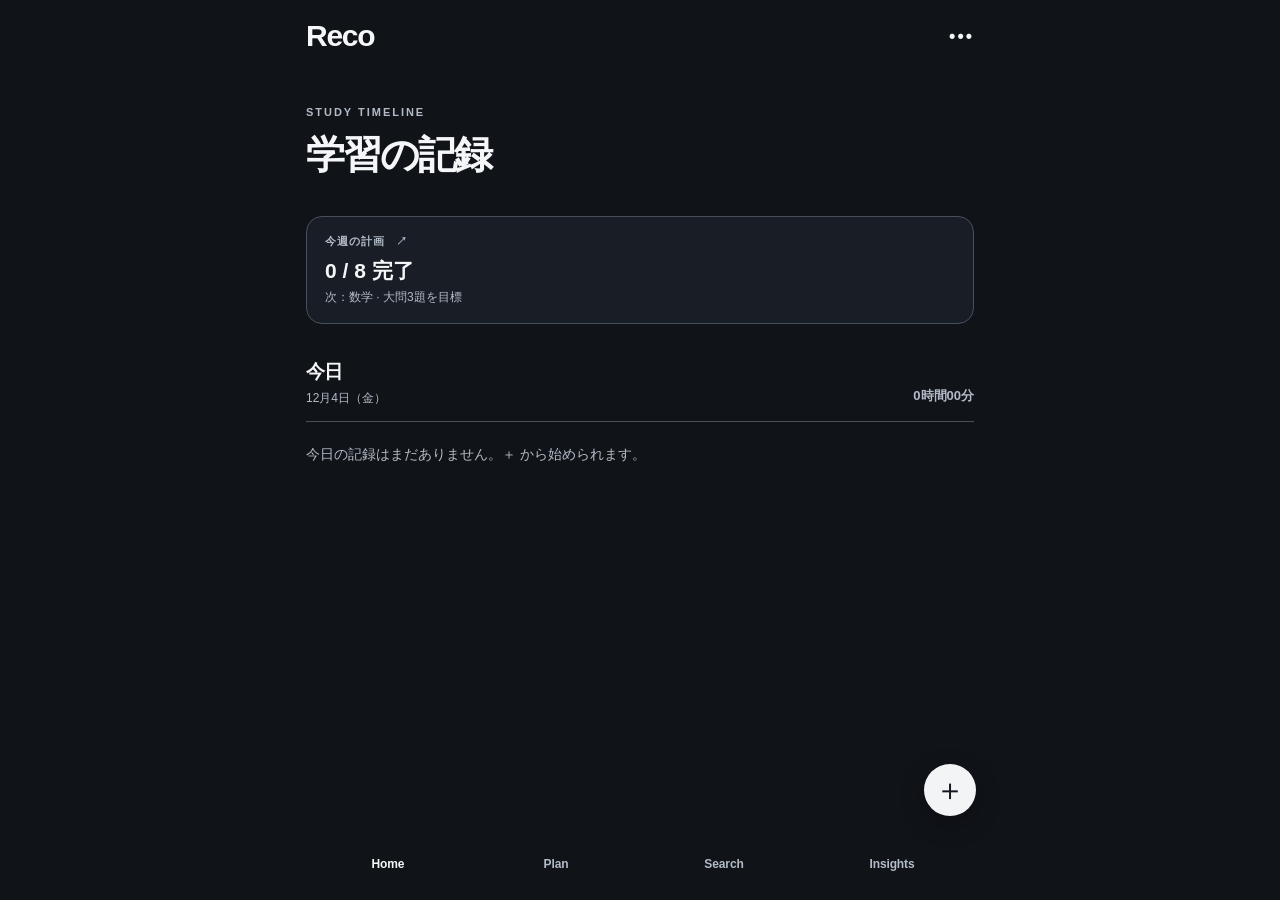
<file: reco/index.html>
<!doctype html>
<html lang="ja" data-theme="dark">
<head>
  <meta charset="utf-8" />
  <meta name="viewport" content="width=device-width,initial-scale=1,viewport-fit=cover" />
  <meta name="theme-color" content="#101318" />
  <meta name="color-scheme" content="dark light" />
  <title>Reco</title>
  <link rel="manifest" href="manifest.webmanifest?v=0.9.12" />
  <link rel="stylesheet" href="styles.css?v=0.9.11" />
  <link rel="stylesheet" href="fixes.css?v=0.6.1" />
  <link rel="stylesheet" href="insights.css?v=0.6.1" />
  <link rel="stylesheet" href="activity-log-fixes.css?v=0.7.2" />
  <link rel="stylesheet" href="radical-ui.css?v=0.9.7" />
  <link rel="stylesheet" href="optical-center.css?v=0.8.2" />
  <link rel="stylesheet" href="radical-nav.css?v=0.9.10" />
  <link rel="stylesheet" href="toast-fix.css?v=0.8.4" />
  <link rel="stylesheet" href="timeline.css?v=0.9.10" />
  <link rel="stylesheet" href="plan.css?v=0.9.10" />
</head>
<body>
  <div class="app-shell">
    <header class="topbar">
      <button class="brand" data-nav="home" aria-label="ホームへ">Reco</button>
      <div class="top-actions">
        <button id="syncBtn" class="icon-btn sync-btn" data-state="off" aria-label="端末間同期" title="端末間同期">☁︎</button>
        <span class="version-badge" aria-label="現在のバージョン">v0.9.12</span>
        <button id="exportBtn" class="icon-btn" aria-label="データを書き出す" title="Export JSON">⇩</button>
      </div>
    </header>

    <main>
      <section id="view-home" class="view active"></section>
      <section id="view-start" class="view"></section>
      <section id="view-detail" class="view"></section>
      <section id="view-search" class="view"></section>
      <section id="view-stats" class="view"></section>
      <section id="view-plan" class="view"></section>
    </main>

    <button id="fab" class="fab" aria-label="勉強を開始">＋</button>

    <nav class="bottom-nav" aria-label="メインナビゲーション">
      <button data-nav="home" class="nav-item active"><span>⌂</span><small>Home</small></button>
      <button data-nav="search" class="nav-item"><span>⌕</span><small>Search</small></button>
      <button data-nav="stats" class="nav-item"><span>▥</span><small>Insights</small></button>
      <button data-nav="plan" class="nav-item"><span>▤</span><small>Plan</small></button>
    </nav>
  </div>

  <div id="toast" class="toast" role="status" aria-live="polite"></div>
  <div id="modalRoot"></div>

  <script src="backup.js?v=0.8.1"></script>
  <script src="images.js?v=0.9.11"></script>
  <script src="app.js?v=0.9.12"></script>
  <script src="fixes.js?v=0.9.6"></script>
  <script src="statusbar-fix.js?v=0.9.4"></script>
  <script src="insights.js?v=0.6.1"></script>
  <script src="sync.js?v=0.9.11"></script>
  <script src="activity-log.js?v=0.7.2"></script>
  <script src="activity-log-sync.js?v=0.7.2"></script>
  <script src="study-day-overrides.js?v=0.7.3"></script>
  <script src="plan.js?v=0.9.10"></script>
  <script src="radical-ui.js?v=0.9.12"></script>
  <script src="radical-menu.js?v=0.9.10"></script>
  <script src="finish-modal-actions.js?v=0.8.6"></script>
  <script>
    // If a PWA update interrupts startup, reveal the existing records and a retry link.
    setTimeout(() => {
      const home = document.querySelector('#view-home.active');
      if (!home || home.querySelector('.radical-surface')) return;
      const style = document.createElement('style');
      style.textContent = '#view-home.active > :not(.radical-surface){display:block!important}';
      document.head.appendChild(style);
      if (document.querySelector('#reco-startup-notice')) return;
      const notice = document.createElement('div');
      notice.id = 'reco-startup-notice';
      notice.style.cssText = 'position:relative;z-index:100;padding:16px;margin:12px 0;color:#fff;background:#292c35;border-radius:12px;line-height:1.6';
      const message = document.createElement('span');
      message.textContent = '画面の読み込みが途中で止まりました。記録は消さずに再読み込みできます。 ';
      const retry = document.createElement('a');
      retry.textContent = '再読み込み';
      retry.href = location.pathname + '?reload=' + Date.now();
      retry.style.color = '#fff';
      notice.append(message, retry);
      home.prepend(notice);
    }, 3000);
  </script>
</body>
</html>
</file>
<file: reco/styles.css>
:root {
  --bg: #f6f7fb;
  --surface: #ffffff;
  --surface-2: #f0f2f7;
  --text: #141824;
  --muted: #707789;
  --line: #e5e8ef;
  --accent: #1b1f2a;
  --accent-soft: #eceef3;
  --danger: #c53838;
  --radius: 20px;
  --shadow: 0 10px 30px rgba(24, 31, 48, .06);
}
* { box-sizing: border-box; }
html, body { margin:0; min-height:100%; background:var(--bg); color:var(--text); font-family:-apple-system,BlinkMacSystemFont,"Hiragino Sans","Yu Gothic UI","Yu Gothic",sans-serif; }
body { min-height:100dvh; }
button, input, textarea, select { font:inherit; }
button { color:inherit; }
.app-shell { width:min(100%, 720px); margin:0 auto; min-height:100dvh; position:relative; padding:0 16px 104px; }
.topbar { height:70px; display:flex; align-items:center; justify-content:space-between; position:sticky; top:0; z-index:20; background:rgba(246,247,251,.9); backdrop-filter:blur(16px); }
.brand { border:0; background:transparent; font-weight:800; font-size:26px; letter-spacing:-.7px; padding:0; }
.icon-btn { width:40px; height:40px; border:1px solid var(--line); border-radius:14px; background:var(--surface); }
.view { display:none; animation:fade .18s ease; }
.view.active { display:block; }
@keyframes fade { from { opacity:.45; transform:translateY(3px);} to {opacity:1; transform:none;} }
.eyebrow { margin:8px 0 8px; color:var(--muted); font-size:12px; font-weight:800; letter-spacing:.12em; }
.page-title { margin:4px 0 18px; font-size:28px; letter-spacing:-.8px; }
.card { background:var(--surface); border:1px solid var(--line); border-radius:var(--radius); box-shadow:var(--shadow); padding:18px; }
.now-card { background:#171b25; color:white; border:0; padding:20px; }
.now-card .muted { color:#b5bbc8; }
.card + .card { margin-top:12px; }
.row { display:flex; align-items:center; gap:12px; }
.between { justify-content:space-between; }
.grow { flex:1; min-width:0; }
.title { font-size:18px; font-weight:800; margin:0; overflow:hidden; text-overflow:ellipsis; white-space:nowrap; }
.resource { color:var(--muted); margin-top:5px; font-size:14px; overflow:hidden; text-overflow:ellipsis; white-space:nowrap; }
.now-card .resource { color:#c9ced9; }
.time { font-variant-numeric:tabular-nums; font-weight:700; }
.duration { color:var(--muted); font-size:13px; margin-top:3px; }
.now-card .duration { color:#b5bbc8; }
.btn { border:0; border-radius:14px; padding:12px 16px; font-weight:800; cursor:pointer; }
.btn-primary { background:var(--accent); color:white; }
.now-card .btn-primary { background:white; color:#171b25; }
.btn-secondary { background:var(--surface-2); }
.btn-danger { background:#fff0f0; color:var(--danger); }
.btn-block { width:100%; }
.section-head { display:flex; align-items:end; justify-content:space-between; margin:24px 2px 10px; }
.section-head h2 { font-size:16px; margin:0; }
.section-head span { color:var(--muted); font-size:13px; }
.session-list { display:grid; gap:10px; }
.session-card { cursor:pointer; box-shadow:none; }
.session-card:active { transform:scale(.995); }
.subject-badge { display:inline-flex; align-items:center; padding:6px 9px; border-radius:999px; background:var(--surface-2); color:#444b5c; font-size:12px; font-weight:800; }
.reply-count { color:var(--muted); font-size:13px; white-space:nowrap; }
.empty { text-align:center; color:var(--muted); padding:40px 20px; }
.fab { position:fixed; right:max(22px, calc((100vw - 720px)/2 + 22px)); bottom:88px; width:58px; height:58px; border:0; border-radius:20px; background:#171b25; color:white; font-size:30px; box-shadow:0 12px 30px rgba(20,24,36,.24); z-index:30; }
.bottom-nav { position:fixed; left:50%; transform:translateX(-50%); bottom:0; width:min(100%,720px); height:76px; padding:8px max(24px, env(safe-area-inset-left)); background:rgba(255,255,255,.95); border-top:1px solid var(--line); backdrop-filter:blur(18px); display:grid; grid-template-columns:repeat(3,1fr); z-index:25; }
.nav-item { border:0; background:transparent; color:#9398a6; display:grid; place-items:center; align-content:center; gap:2px; }
.nav-item span { font-size:22px; line-height:1; }
.nav-item small { font-size:10px; font-weight:800; }
.nav-item.active { color:#161a24; }
.form-card { display:grid; gap:18px; }
.field label { display:block; font-size:12px; font-weight:800; color:var(--muted); margin-bottom:8px; }
.input { width:100%; border:1px solid var(--line); background:#fafbfc; border-radius:14px; padding:13px 14px; color:var(--text); outline:none; }
.input:focus { border-color:#aeb4c0; background:white; }
textarea.input { resize:vertical; min-height:90px; }
.subject-grid { display:grid; grid-template-columns:repeat(3,1fr); gap:8px; }
.subject-chip { border:1px solid var(--line); background:#fafbfc; border-radius:14px; padding:13px 8px; font-weight:800; }
.subject-chip.selected { background:#171b25; color:white; border-color:#171b25; }
.quick-row { display:flex; gap:8px; flex-wrap:wrap; margin-top:8px; }
.quick { border:1px solid var(--line); border-radius:999px; background:white; padding:8px 11px; font-size:12px; }
.back { border:0; background:transparent; padding:4px 0 12px; color:var(--muted); font-weight:800; }
.detail-head { margin-bottom:14px; }
.detail-meta { display:flex; gap:8px; flex-wrap:wrap; margin-top:10px; }
.note-box { white-space:pre-wrap; line-height:1.65; }
.reply-list { display:grid; gap:10px; margin-top:10px; }
.reply { padding:14px 15px; border:1px solid var(--line); background:white; border-radius:16px; }
.reply time { display:block; color:var(--muted); font-size:11px; margin-bottom:5px; }
.reply p { margin:0; white-space:pre-wrap; line-height:1.55; }
.reply-form { display:flex; gap:8px; margin-top:12px; }
.reply-form .input { flex:1; }
.reply-compose { flex:1; min-width:0; display:grid; gap:8px; }
.reco-image-picker { display:flex; align-items:center; gap:10px; flex-wrap:wrap; }
.reco-image-label { display:inline-flex; align-items:center; cursor:pointer; font-size:12px; padding:8px 11px; }
.reco-image-preview { position:relative; display:inline-flex; }
.reco-image-preview img { width:68px; height:68px; object-fit:cover; border-radius:10px; }
.reco-image-preview button { position:absolute; right:-7px; top:-7px; border:0; border-radius:50%; background:var(--text); color:var(--bg); width:23px; height:23px; font-size:17px; }
.reco-reply-image-link { display:block; margin-top:9px; width:fit-content; max-width:100%; }
.reco-reply-image-link img { display:block; max-width:100%; max-height:320px; border-radius:12px; object-fit:contain; background:var(--surface-2); }
.searchbar { position:sticky; top:70px; z-index:10; background:var(--bg); padding-bottom:10px; }
.filters { display:flex; gap:7px; overflow:auto; padding:2px 0 8px; scrollbar-width:none; }
.filters::-webkit-scrollbar { display:none; }
.filter-chip { white-space:nowrap; border:1px solid var(--line); background:white; border-radius:999px; padding:8px 11px; font-size:12px; font-weight:700; }
.filter-chip.active { background:#171b25; color:white; border-color:#171b25; }
.stat-hero { display:grid; grid-template-columns:1fr 1fr; gap:10px; }
.stat-box { padding:18px; background:white; border:1px solid var(--line); border-radius:18px; }
.stat-box b { display:block; font-size:25px; letter-spacing:-.7px; }
.stat-box span { color:var(--muted); font-size:12px; }
.bar-row { display:grid; grid-template-columns:72px 1fr auto; align-items:center; gap:10px; margin:13px 0; font-size:13px; }
.bar-track { height:9px; background:var(--surface-2); border-radius:999px; overflow:hidden; }
.bar { height:100%; background:#252a36; border-radius:999px; min-width:3px; }
.modal-backdrop { position:fixed; inset:0; background:rgba(15,18,26,.36); z-index:100; display:grid; align-items:end; }
.modal { width:min(100%,720px); margin:0 auto; background:white; border-radius:24px 24px 0 0; padding:22px 18px max(22px, env(safe-area-inset-bottom)); box-shadow:0 -20px 50px rgba(20,24,36,.14); }
.modal h3 { margin:0 0 8px; }
.modal p { color:var(--muted); line-height:1.55; }
.modal-actions { display:grid; gap:9px; margin-top:18px; }
.toast { position:fixed; left:50%; bottom:92px; transform:translate(-50%,16px); background:#171b25; color:white; padding:10px 14px; border-radius:999px; font-size:13px; opacity:0; pointer-events:none; transition:.2s; z-index:200; }
.toast.show { opacity:1; transform:translate(-50%,0); }
.danger-zone { margin-top:28px; padding-top:18px; border-top:1px solid var(--line); }
@media (min-width:650px) {
  .app-shell { padding-left:24px; padding-right:24px; }
  .subject-grid { grid-template-columns:repeat(4,1fr); }
}
</file>
<file: reco/fixes.css>
/* iPad/iOS layout fixes */
html, body {
  width: 100%;
  max-width: 100%;
  overflow-x: hidden;
}

.app-shell,
main,
.view,
.card,
.form-card,
.field {
  min-width: 0;
  max-width: 100%;
}

.field {
  overflow: hidden;
}

.input,
input.input,
textarea.input,
select.input {
  min-width: 0;
  max-width: 100%;
}

input[type="datetime-local"].input {
  display: block;
  width: 100%;
  min-width: 0 !important;
  max-width: 100% !important;
  -webkit-appearance: none;
  appearance: none;
  font-size: 16px;
}

/* Always-visible build/version indicator. */
.top-actions {
  display: flex;
  align-items: center;
  gap: 9px;
}

.version-badge {
  display: inline-flex;
  align-items: center;
  justify-content: center;
  height: 30px;
  padding: 0 10px;
  border: 1px solid var(--line);
  border-radius: 999px;
  background: rgba(255, 255, 255, .84);
  color: var(--muted);
  font-size: 11px;
  font-weight: 800;
  font-variant-numeric: tabular-nums;
  letter-spacing: .02em;
  backdrop-filter: blur(14px);
  -webkit-backdrop-filter: blur(14px);
}

/* Sync indicator. */
.sync-btn {
  position: relative;
  font-size: 17px;
}

.sync-btn::after {
  content: '';
  position: absolute;
  right: 5px;
  bottom: 5px;
  width: 7px;
  height: 7px;
  border-radius: 50%;
  border: 1.5px solid #fff;
  background: #a7adba;
}

.sync-btn[data-state="syncing"]::after { background: #e5a52f; }
.sync-btn[data-state="synced"]::after { background: #39a66a; }
.sync-btn[data-state="error"]::after { background: #cf4d4d; }

.sync-key-box {
  width: 100%;
  padding: 13px 14px;
  border: 1px solid var(--line);
  border-radius: 14px;
  background: #f7f8fb;
  color: var(--text);
  font-family: ui-monospace, SFMono-Regular, Menlo, Monaco, Consolas, monospace;
  font-size: 12px;
  line-height: 1.55;
  overflow-wrap: anywhere;
  user-select: all;
}

.sync-warning,
.sync-error-text {
  font-size: 12px;
  line-height: 1.55;
  color: var(--muted);
}

.sync-error-text { color: var(--danger); }

.sync-divider {
  display: flex;
  align-items: center;
  gap: 10px;
  margin: 18px 0;
  color: var(--muted);
  font-size: 11px;
  font-weight: 800;
}

.sync-divider::before,
.sync-divider::after {
  content: '';
  flex: 1;
  height: 1px;
  background: var(--line);
}

.sync-status-row {
  display: flex;
  align-items: center;
  gap: 8px;
  color: var(--text);
}

.sync-status-dot {
  width: 9px;
  height: 9px;
  border-radius: 50%;
  background: #39a66a;
}

/*
  iOS Safari changes the visible viewport height when browser chrome expands/collapses.
  svh is the SMALL viewport height and stays constant through that animation.
  Anchor the floating controls from the top using svh so they do not chase Safari's toolbar.
*/
.bottom-nav {
  top: calc(100svh - 86px);
  bottom: auto;
  width: min(calc(100% - 32px), 688px);
  height: 68px;
  padding: 8px 10px;
  border: 1px solid rgba(213, 217, 226, .9);
  border-radius: 22px;
  background: rgba(255, 255, 255, .90);
  box-shadow:
    0 18px 44px rgba(20, 24, 36, .16),
    0 3px 10px rgba(20, 24, 36, .07);
  backdrop-filter: blur(22px) saturate(150%);
  -webkit-backdrop-filter: blur(22px) saturate(150%);
  overflow: hidden;
  transform: translateX(-50%);
  will-change: auto;
}

.nav-item {
  border-radius: 15px;
  transition: background .16s ease, color .16s ease, transform .12s ease;
}

.nav-item.active {
  background: rgba(240, 242, 247, .96);
  color: #161a24;
}

.nav-item:active {
  transform: scale(.97);
}

/* Reserve space under content and pin the + button to the same stable coordinate system. */
.app-shell {
  padding-bottom: 140px;
}

.fab {
  top: calc(100svh - 174px);
  bottom: auto;
  transform: none;
  will-change: auto;
}

/* Toast stays above the fixed navigation. */
.toast {
  top: calc(100svh - 142px);
  bottom: auto;
}

/* Keep the start form comfortably inside the viewport on iPad/Safari. */
@media (max-width: 760px) {
  .app-shell {
    width: 100%;
    padding-left: 16px;
    padding-right: 16px;
    padding-bottom: 140px;
  }

  .form-card {
    width: 100%;
    overflow: hidden;
  }

  .top-actions {
    gap: 6px;
  }

  .version-badge {
    height: 28px;
    padding: 0 8px;
    font-size: 10px;
  }
}
</file>
<file: reco/insights.css>
/* Insights v0.6.1 */
.insights-v061 {
  padding-bottom: 10px;
}

.insight-title-row {
  display: flex;
  align-items: center;
  justify-content: space-between;
  gap: 14px;
  margin-bottom: 14px;
}

.insight-title-row .page-title {
  margin-bottom: 0;
}

.insight-range {
  display: inline-grid;
  grid-template-columns: repeat(3, 1fr);
  gap: 3px;
  padding: 3px;
  border: 1px solid var(--line);
  border-radius: 12px;
  background: rgba(255,255,255,.86);
}

.insight-range-button {
  min-width: 48px;
  border: 0;
  border-radius: 9px;
  background: transparent;
  color: var(--muted);
  padding: 7px 9px;
  font-size: 11px;
  font-weight: 850;
  letter-spacing: .02em;
  cursor: pointer;
}

.insight-range-button.active {
  background: #171b25;
  color: #fff;
}

.insight-overview {
  display: grid;
  grid-template-columns: minmax(0, 1.5fr) repeat(2, minmax(0, .75fr));
  gap: 10px;
}

.insight-total-card,
.insight-mini-card {
  border: 1px solid var(--line);
  background: var(--surface);
  border-radius: 18px;
}

.insight-total-card {
  padding: 18px;
}

.insight-kicker,
.insight-mini-card span {
  display: block;
  color: var(--muted);
  font-size: 11px;
  font-weight: 750;
}

.insight-total-card strong {
  display: block;
  margin-top: 3px;
  font-size: clamp(27px, 5vw, 36px);
  line-height: 1.05;
  letter-spacing: -1.15px;
  font-variant-numeric: tabular-nums;
}

.insight-delta {
  display: inline-flex;
  margin-top: 8px;
  font-size: 11px;
  font-weight: 800;
}

.insight-delta.up,
.subject-delta.up { color: #2c7a54; }

.insight-delta.down,
.subject-delta.down { color: #a64a4a; }

.insight-delta.neutral,
.subject-delta.neutral { color: var(--muted); }

.insight-mini-card {
  display: flex;
  min-height: 94px;
  flex-direction: column;
  justify-content: center;
  padding: 15px;
}

.insight-mini-card b {
  margin-top: 5px;
  font-size: 20px;
  letter-spacing: -.55px;
  font-variant-numeric: tabular-nums;
}

.insight-section-head {
  margin-top: 26px;
}

.insight-panel {
  box-shadow: none;
  overflow: hidden;
}

.insight-trend-panel {
  padding: 14px 12px 12px;
}

.insight-chart-scroll {
  width: 100%;
  overflow-x: auto;
  overscroll-behavior-x: contain;
  scrollbar-width: none;
}

.insight-chart-scroll::-webkit-scrollbar {
  display: none;
}

.insight-chart {
  display: block;
  max-width: none;
  overflow: visible;
}

.insight-chart-bar {
  fill: #dfe3eb;
}

.insight-chart-average {
  fill: none;
  stroke: #1b1f2a;
  stroke-width: 2.2;
  stroke-linecap: round;
  stroke-linejoin: round;
}

.insight-chart-dot {
  fill: #1b1f2a;
}

.insight-chart-baseline {
  stroke: #e9ebf0;
  stroke-width: 1;
}

.insight-chart-label {
  fill: #858c9d;
  font-size: 10px;
  font-weight: 700;
}

.insight-legend {
  display: flex;
  justify-content: flex-end;
  gap: 14px;
  padding: 1px 4px 0;
  color: var(--muted);
  font-size: 10px;
  font-weight: 700;
}

.insight-legend span {
  display: inline-flex;
  align-items: center;
  gap: 6px;
}

.legend-bar {
  width: 10px;
  height: 8px;
  border-radius: 3px;
  background: #dfe3eb;
}

.legend-line {
  width: 12px;
  height: 2px;
  border-radius: 999px;
  background: #1b1f2a;
}

.insight-subject-panel {
  padding: 18px;
}

.insight-pie-layout {
  display: grid;
  grid-template-columns: minmax(180px, .78fr) minmax(0, 1.22fr);
  align-items: center;
  gap: 24px;
}

.insight-pie-visual {
  display: grid;
  justify-items: center;
  gap: 10px;
}

.insight-pie {
  display: block;
  width: min(100%, 220px);
  height: auto;
  overflow: visible;
  filter: drop-shadow(0 8px 18px rgba(31, 38, 51, .08));
}

.insight-pie-slice {
  stroke: var(--surface);
  stroke-width: 2.5;
  transition: opacity .16s ease, transform .16s ease;
  transform-origin: 100px 100px;
}

.insight-pie-slice:hover {
  opacity: .88;
  transform: scale(1.015);
}

.insight-pie-caption {
  display: flex;
  align-items: baseline;
  gap: 7px;
  color: var(--muted);
  font-size: 11px;
}

.insight-pie-caption b {
  color: var(--text);
  font-size: 13px;
  font-variant-numeric: tabular-nums;
}

.insight-pie-legend {
  min-width: 0;
}

.insight-pie-legend-row {
  display: grid;
  grid-template-columns: 10px minmax(0, 1fr) auto;
  align-items: center;
  gap: 10px;
  padding: 9px 0;
}

.insight-pie-legend-row + .insight-pie-legend-row {
  border-top: 1px solid var(--line);
}

.insight-subject-dot {
  width: 9px;
  height: 9px;
  border-radius: 50%;
}

.insight-pie-legend-main {
  display: flex;
  align-items: baseline;
  min-width: 0;
  gap: 8px;
}

.insight-pie-legend-main b {
  font-size: 13px;
}

.insight-pie-legend-main span {
  color: var(--muted);
  font-size: 11px;
  font-variant-numeric: tabular-nums;
}

.insight-pie-legend-value {
  display: flex;
  align-items: baseline;
  justify-content: flex-end;
  gap: 8px;
  font-variant-numeric: tabular-nums;
  white-space: nowrap;
}

.insight-pie-legend-value > b {
  min-width: 34px;
  font-size: 12px;
  text-align: right;
}

.subject-delta {
  min-width: 46px;
  text-align: right;
  font-size: 11px;
  font-weight: 800;
}

.insight-resource-track {
  overflow: hidden;
  background: var(--surface-2);
  border-radius: 999px;
}

.insight-resource-bar {
  height: 100%;
  border-radius: inherit;
  background: #252a36;
}

.insight-resource-row {
  display: grid;
  grid-template-columns: 26px minmax(0, 1fr) auto;
  align-items: center;
  gap: 10px;
  padding: 12px 0;
}

.insight-resource-row + .insight-resource-row {
  border-top: 1px solid var(--line);
}

.insight-resource-row > b {
  font-size: 12px;
  font-variant-numeric: tabular-nums;
}

.insight-rank {
  display: grid;
  place-items: center;
  width: 25px;
  height: 25px;
  border-radius: 9px;
  background: var(--surface-2);
  color: var(--muted);
  font-size: 10px;
  font-weight: 850;
}

.insight-resource-main {
  min-width: 0;
}

.insight-resource-title {
  overflow: hidden;
  text-overflow: ellipsis;
  white-space: nowrap;
  font-size: 13px;
  font-weight: 800;
}

.insight-resource-meta {
  margin-top: 2px;
  color: var(--muted);
  font-size: 10px;
  font-weight: 700;
}

.insight-resource-track {
  height: 5px;
  margin-top: 7px;
}

.insight-empty {
  padding: 30px 14px;
}

@media (max-width: 620px) {
  .insight-title-row {
    align-items: flex-start;
    flex-direction: column;
  }

  .insight-range {
    width: 100%;
  }

  .insight-range-button {
    min-width: 0;
  }

  .insight-overview {
    grid-template-columns: repeat(2, 1fr);
  }

  .insight-total-card {
    grid-column: 1 / -1;
  }

  .insight-mini-card {
    min-height: 82px;
  }

  .insight-pie-layout {
    grid-template-columns: 1fr;
    gap: 12px;
  }

  .insight-pie {
    width: min(66vw, 210px);
  }

  .insight-pie-legend-main {
    align-items: flex-start;
    flex-direction: column;
    gap: 1px;
  }

  .insight-pie-legend-value {
    gap: 6px;
  }
}
</file>
<file: reco/activity-log-fixes.css>
/* Reco activity-only log fixes: v0.7.2 */

/* Long activity forms must remain usable on iPhone/iPad. */
.activity-modal-backdrop {
  overflow: hidden;
}

.activity-modal-backdrop .modal {
  max-height: calc(100dvh - max(12px, env(safe-area-inset-top)));
  overflow-y: auto;
  overscroll-behavior: contain;
  -webkit-overflow-scrolling: touch;
  scrollbar-width: none;
}

.activity-modal-backdrop .modal::-webkit-scrollbar {
  display: none;
}

/* Keep the submit/cancel controls reachable while scrolling the long form. */
.activity-log-form .modal-actions {
  position: sticky;
  bottom: calc(-1 * max(22px, env(safe-area-inset-bottom)));
  z-index: 4;
  margin-left: -18px;
  margin-right: -18px;
  padding: 12px 18px max(22px, env(safe-area-inset-bottom));
  background: var(--surface);
  border-top: 1px solid var(--line);
}

/*
  Home actions use the same svh-based vertical anchor as the existing iOS-safe FAB.
  This prevents Safari's changing browser chrome from shifting one button relative to the other.
*/
.log-fab {
  right: max(90px, calc((100vw - 720px)/2 + 90px)) !important;
  top: calc(100svh - 174px) !important;
  bottom: auto !important;
  height: 58px !important;
  min-width: 88px !important;
  padding: 0 18px !important;
  border-radius: 20px !important;
  transform: none !important;
  will-change: auto;
}

#fab {
  right: max(22px, calc((100vw - 720px)/2 + 22px)) !important;
  top: calc(100svh - 174px) !important;
  bottom: auto !important;
  transform: none !important;
  will-change: auto;
}

/* Avoid the iOS keyboard covering the last field/button when the form is open. */
@supports (height: 100dvh) {
  .activity-modal-backdrop .modal {
    max-height: calc(100dvh - max(12px, env(safe-area-inset-top)));
  }
}

body.reco-dark .activity-log-form .modal-actions {
  background: var(--surface);
  border-top-color: var(--line);
}
</file>
<file: reco/radical-ui.css>
:root{
  --bg:#000;
  --surface:#090909;
  --surface-2:#111;
  --text:#f7f7f8;
  --muted:#777982;
  --line:#202126;
  --accent:#f7f7f8;
  --accent-soft:#17181b;
  --danger:#ff5f57;
  --radius:18px;
  --shadow:none;
}
html,body{background:#000!important;color:var(--text)!important;color-scheme:dark;overscroll-behavior-y:none}
body{min-height:100dvh}
.app-shell{width:min(100%,720px);padding:0 26px 28px;min-height:100dvh;background:#000}
main{min-height:calc(100dvh - 72px)}
.topbar{height:72px;position:relative;top:auto;background:transparent!important;backdrop-filter:none!important;padding:0;z-index:50}
.brand{color:#f7f7f8;font-size:30px;font-weight:750;letter-spacing:-1.25px}
.top-actions{display:none!important}
.radical-menu-button{margin-left:auto;border:0;background:transparent;color:#d7d7da;font-weight:700;font-size:18px;letter-spacing:2px;padding:14px 0 14px 18px;line-height:1}
.bottom-nav,#fab,#logFab{display:none!important}
#view-start{display:none!important}
#view-home.active{display:block;position:relative;min-height:calc(100dvh - 84px)}
#view-home>.radical-surface{display:block!important}
#view-home>:not(.radical-surface){display:none!important}
.radical-surface{position:relative;min-height:calc(100dvh - 96px);width:100%;overflow:hidden}
.radical-date{position:absolute;left:0;top:8px;display:flex;align-items:flex-start;gap:10px;border:0;background:none;color:inherit;padding:0;text-align:left;z-index:2}
.radical-day{font-size:58px;line-height:.9;font-weight:300;letter-spacing:-3.5px;font-variant-numeric:tabular-nums}
.radical-month{font-size:11px;line-height:1.4;color:#707178;letter-spacing:.16em;font-weight:650;padding-top:4px}
.radical-total{position:absolute;left:0;top:64px;font-size:13px;color:#7d7e85;letter-spacing:.05em;opacity:0;transform:translateY(-3px);transition:.18s ease;font-variant-numeric:tabular-nums;white-space:nowrap}
.radical-total.show{opacity:1;transform:none}
.radical-field{position:absolute;inset:86px 0 64px}
.radical-event{--event-y:20%;position:absolute;top:var(--event-y);left:0;width:100%;display:grid;grid-template-columns:54px 1fr;gap:14px;align-items:start;border:0;background:transparent;color:inherit;padding:0;text-align:left;transform:translateY(-50%)}
.radical-event-time{font-size:12px;color:#52545c;font-variant-numeric:tabular-nums;padding-top:3px}
.radical-event-main{display:flex;flex-direction:column;min-width:0}
.radical-event-main strong{font-size:20px;font-weight:500;letter-spacing:-.45px;white-space:nowrap;overflow:hidden;text-overflow:ellipsis}
.radical-event-main small{font-size:12px;color:#686a72;margin-top:4px;white-space:nowrap;overflow:hidden;text-overflow:ellipsis}
.radical-event:active .radical-event-main{opacity:.55}
.radical-empty{position:absolute;left:0;top:46%;font-size:18px;font-weight:450;color:#36373d;letter-spacing:-.2px}
.radical-new{position:absolute;right:-8px;bottom:12px;width:52px;height:52px;border:0;background:transparent;color:#f7f7f8;font-size:34px;font-weight:200;line-height:1;padding:0}
.radical-new:active{opacity:.45}
.radical-surface.is-active-session{display:grid!important;place-items:center}
.radical-live-dot{position:absolute;right:2px;top:14px;width:8px;height:8px;border-radius:50%;background:#34d27b;box-shadow:0 0 0 5px rgba(52,210,123,.06)}
.radical-active-center{display:flex;flex-direction:column;align-items:center;border:0;background:transparent;color:inherit;padding:40px 20px;max-width:100%;transform:translateY(-4vh)}
.radical-active-subject{font-size:36px;font-weight:450;letter-spacing:-1.15px}
.radical-active-resource{margin-top:9px;font-size:15px;color:#7e8087;max-width:85vw;overflow:hidden;text-overflow:ellipsis;white-space:nowrap}
.radical-active-time{margin-top:28px;font-size:18px;font-weight:350;color:#74767d;letter-spacing:.08em;font-variant-numeric:tabular-nums;opacity:0;transform:translateY(-3px);transition:.2s ease}
.radical-active-time.show{opacity:1;transform:none}
.radical-finish-hint{position:absolute;bottom:18px;left:50%;transform:translateX(-50%);border:0;background:transparent;color:#44464d;font-size:11px;letter-spacing:.18em;text-transform:uppercase;padding:14px 22px}
.radical-overlay{position:fixed;inset:0;z-index:500;background:rgba(0,0,0,.84);backdrop-filter:blur(22px);opacity:0;transition:opacity .16s ease;display:flex;align-items:stretch;justify-content:center}
.radical-overlay.open{opacity:1}
.radical-picker,.radical-menu{position:relative;width:min(100%,720px);min-height:100dvh;padding:82px 30px max(32px,env(safe-area-inset-bottom));background:#000}
.radical-close{position:absolute;right:26px;top:25px;width:42px;height:42px;border:0;background:transparent;color:#797b82;font-size:27px;font-weight:200}
.radical-picker-list,.radical-menu-list{display:flex;flex-direction:column;align-items:flex-start;justify-content:center;min-height:calc(100dvh - 150px);gap:8px}
.radical-picker-list button,.radical-menu-list button{border:0;background:transparent;color:#f3f3f4;padding:10px 0;font-size:clamp(30px,9vw,52px);font-weight:420;letter-spacing:-1.5px;text-align:left;transition:.13s ease}
.radical-menu-list button{font-size:clamp(26px,7vw,42px);color:#d8d8db}
.radical-picker-list button:active,.radical-menu-list button:active{opacity:.35;transform:translateX(4px)}
#view-search,#view-stats,#view-detail{padding:12px 0 40px}
.page-title{font-size:34px;font-weight:520;letter-spacing:-1.2px;margin:4px 0 22px}
.back{color:#5e6068;padding:4px 0 16px;font-weight:600}
.card,.stat-box,.reply{background:transparent!important;border:0!important;box-shadow:none!important;border-radius:0!important;padding:14px 0!important}
.card+.card{margin-top:0;border-top:1px solid #17181b!important}
.session-card{border-bottom:1px solid #17181b!important}
.now-card{background:transparent!important;color:inherit!important}
.resource,.duration,.section-head span,.reply-count,.field label{color:#6e7078!important}
.subject-badge{background:#151619!important;color:#a8a9ae!important}
.section-head{margin:28px 0 10px}.section-head h2{font-size:13px;text-transform:uppercase;letter-spacing:.13em;color:#7a7c83}
.input{background:#0c0d0f!important;border:1px solid #24252a!important;color:#f4f4f5!important}
.input:focus{background:#101114!important;border-color:#4b4d55!important}
.btn{border-radius:13px}.btn-primary{background:#f3f3f4!important;color:#090909!important}.btn-secondary{background:#151619!important;color:#d9d9db!important}
.subject-chip{background:#0d0e10!important;border-color:#26272d!important}.subject-chip.selected{background:#f1f1f2!important;color:#090909!important;border-color:#f1f1f2!important}
.filter-chip{background:#0d0e10!important;border-color:#222329!important;color:#85878e}.filter-chip.active{background:#f1f1f2!important;color:#090909!important}
.searchbar{top:72px;background:#000!important}
.bar-track{background:#17181b!important}.bar{background:#dedee0!important}
.modal-backdrop{background:rgba(0,0,0,.72)!important;backdrop-filter:blur(12px)}
.modal{background:#0a0b0d!important;color:#f4f4f5!important;border-radius:24px 24px 0 0!important;border-top:1px solid #23242a}
.toast{bottom:28px;background:#f1f1f2!important;color:#090909!important}
.danger-zone{border-color:#1d1e22}
@media (max-width:420px){
  .app-shell{padding-left:24px;padding-right:24px}
  .radical-day{font-size:54px}
  .radical-event-main strong{font-size:19px}
}


/* The subject picker routes to the regular start form. Keep that view visible
   in the radical layout so a session can actually be started. */
#view-start.active{
  display:block!important;
  padding:12px 0 40px;
  min-height:calc(100dvh - 84px);
}
#view-start .form-card{
  display:grid;
  gap:18px;
}
#view-start .subject-chip{
  min-height:48px;
}
#view-start .quick{
  color:var(--text);
  background:#0d0e10;
  border-color:#26272d;
}
#view-start .back{
  border:0;
  background:transparent;
}

/* Keep the bottom navigation clear of the start form and its submit button. */
body:has(#view-start.active) #radicalBottomNav{display:none!important}


/* Active-session progress entry: clear contrast and forgiving touch targets. */
.radical-update-panel{position:absolute;left:0;right:0;bottom:126px;display:grid;gap:10px;padding:0 2px;z-index:3}
.radical-update-label{color:var(--text);font-size:14px;font-weight:700;letter-spacing:.01em}
.radical-update-input{min-height:74px;max-height:24svh;resize:vertical;font-size:16px!important;line-height:1.45;border-radius:14px!important;padding:12px 14px!important;color:var(--text)!important;background:var(--field-bg)!important;border:1px solid var(--line)!important}
.radical-update-input::placeholder{color:var(--muted)!important;opacity:1}
.radical-update-submit{min-height:48px;border-radius:14px!important;font-size:15px;font-weight:750;background:var(--accent)!important;color:var(--accent-text)!important}
.radical-update-status{min-height:18px;color:var(--muted);font-size:12px;line-height:1.4}
.radical-active-center{z-index:1}
.radical-finish-hint{z-index:2}
.radical-overlay{background:var(--overlay)!important}
.radical-picker,.radical-menu{background:var(--bg)!important;color:var(--text)}
.radical-menu-list button,.radical-picker-list button{color:var(--text)!important}
.radical-close{color:var(--muted)}
.radical-menu-button{color:var(--text)!important}
@media(max-height:700px){.radical-update-panel{bottom:112px;gap:7px}.radical-update-input{min-height:58px}.radical-active-center{transform:translateY(-10vh)}}

/* User-selectable palettes with distinct, readable surface and text roles. */
:root[data-theme="dark"]{
  color-scheme:dark;
  --bg:#101318;
  --surface:#191e26;
  --surface-2:#252c36;
  --field-bg:#171b22;
  --text:#f4f6f8;
  --muted:#b2bbc7;
  --line:#46505d;
  --accent:#f2f4f6;
  --accent-text:#14181e;
  --accent-soft:#252c36;
  --danger:#ff837d;
  --overlay:rgba(7,10,14,.88);
  --shadow:none;
}
:root[data-theme="light"]{
  color-scheme:light;
  --bg:#ffffff;
  --surface:#ffffff;
  --surface-2:#f2f2f2;
  --field-bg:#ffffff;
  --text:#000000;
  --muted:#303030;
  --line:#b8b8b8;
  --accent:#000000;
  --accent-text:#ffffff;
  --accent-soft:#f2f2f2;
  --danger:#a62929;
  --overlay:rgba(0,0,0,.24);
  --shadow:none;
}
html[data-theme],html[data-theme] body{background:var(--bg)!important;color:var(--text)!important}
html[data-theme="dark"] body{color-scheme:dark}
html[data-theme="light"] body{color-scheme:light}
html[data-theme] .app-shell{background:var(--bg)}
html[data-theme] .brand,html[data-theme] .radical-active-center{color:var(--text)!important}
html[data-theme] .radical-month,html[data-theme] .radical-total,html[data-theme] .radical-event-time,html[data-theme] .radical-event-main small,html[data-theme] .radical-active-resource,html[data-theme] .radical-active-time,html[data-theme] .radical-finish-hint,html[data-theme] .radical-bottom-item:not(.active){color:var(--muted)!important}
html[data-theme] .radical-empty{color:var(--muted)!important}
html[data-theme] .radical-bottom-item.active{color:var(--text)!important}
html[data-theme] .radical-event{color:var(--text)}
html[data-theme] .radical-menu-button,html[data-theme] .radical-close{color:var(--text)!important}
html[data-theme] .radical-overlay{background:var(--overlay)!important}
html[data-theme] .radical-picker,html[data-theme] .radical-menu{background:var(--bg)!important;color:var(--text)!important}
html[data-theme] .radical-picker-list button,html[data-theme] .radical-menu-list button{color:var(--text)!important}
html[data-theme] .input{background:var(--field-bg)!important;border-color:var(--line)!important;color:var(--text)!important}
html[data-theme] .input:focus{background:var(--surface)!important;border-color:var(--accent)!important}
html[data-theme] .btn-primary{background:var(--accent)!important;color:var(--accent-text)!important}
html[data-theme] .btn-secondary{background:var(--surface-2)!important;color:var(--text)!important}
html[data-theme] .subject-chip{background:var(--surface)!important;border-color:var(--line)!important;color:var(--text)}
html[data-theme] .subject-chip.selected,html[data-theme] .filter-chip.active{background:var(--accent)!important;border-color:var(--accent)!important;color:var(--accent-text)!important}
html[data-theme] .filter-chip{background:var(--surface)!important;border-color:var(--line)!important;color:var(--text)}
html[data-theme] .subject-badge{background:var(--surface-2)!important;color:var(--text)!important}
html[data-theme] .section-head h2{color:var(--muted)!important}
html[data-theme] .card+.card,html[data-theme] .session-card{border-color:var(--line)!important}
html[data-theme] .modal{background:var(--surface)!important;color:var(--text)!important;border-color:var(--line)!important}
html[data-theme] .modal p,html[data-theme] .field label,html[data-theme] .back{color:var(--muted)!important}
html[data-theme] .bar-track{background:var(--surface-2)!important}
html[data-theme] .bar{background:var(--accent)!important}
html[data-theme] .radical-toast{background:var(--accent)!important;color:var(--accent-text)!important}


/* Ensure secondary copy and native controls keep readable contrast in both themes. */
html[data-theme] .resource,
html[data-theme] .duration,
html[data-theme] .section-head span,
html[data-theme] .reply-count,
html[data-theme] .field label,
html[data-theme] .reply time{color:var(--muted)!important}
html[data-theme] #view-start .quick{background:var(--surface)!important;border-color:var(--line)!important;color:var(--text)!important}
html[data-theme] .toast{background:var(--accent)!important;color:var(--accent-text)!important}
:root[data-theme="dark"]{--focus:#79b8ff}
:root[data-theme="light"]{--focus:#145fb8}
html[data-theme] :focus-visible{outline:3px solid var(--focus)!important;outline-offset:3px}

/* Light mode keeps the entire canvas white and primary copy black. */
html[data-theme="light"] .radical-new{color:var(--text)!important}
html[data-theme="light"] .searchbar{background:var(--bg)!important}
html[data-theme="light"] .radical-update-input::placeholder,
html[data-theme="light"] .input::placeholder{color:var(--muted)!important;opacity:1}
html[data-theme="light"] .radical-live-dot{background:#008a43;box-shadow:0 0 0 5px rgba(0,138,67,.12)}

/* Current version is tucked into the three-dot menu. */
.radical-menu-version{margin-top:26px;padding-top:18px;border-top:1px solid var(--line);width:100%;font-size:14px;font-weight:550;letter-spacing:.01em;color:var(--muted)}
.radical-menu-version strong{color:var(--text);font-weight:700;margin-left:6px}

.radical-menu-version button{display:block;margin-top:12px;padding:8px 0;border:0;background:transparent;color:var(--text)!important;font-size:15px;font-weight:700;letter-spacing:0;text-align:left}
.radical-menu-version button:disabled{opacity:.55}
.radical-menu-version-status{min-height:20px;margin-top:8px;font-size:13px;line-height:1.5;color:var(--muted)}

/* Keep every session reachable when a day has many entries. */
.radical-surface.is-idle .radical-field.has-events{bottom:156px;overflow-y:auto;overscroll-behavior:contain;display:flex;flex-direction:column;gap:16px;padding:2px 2px 12px 0}
.radical-field.has-events .radical-event{position:relative;top:auto;transform:none;flex:none;min-height:52px;grid-template-columns:58px minmax(0,1fr)}
html[data-theme="light"] .radical-menu-version strong{color:#000!important}

/* Let the home timeline use page scrolling, including days with many sessions. */
#view-home>.radical-surface.is-idle{min-height:calc(100dvh - 72px);overflow:visible;padding:8px 0 170px}
.radical-surface.is-idle .radical-date{position:relative;left:auto;top:auto}
.radical-surface.is-idle .radical-field,
.radical-surface.is-idle .radical-field.has-events{
  position:relative;inset:auto;bottom:auto;display:flex;flex-direction:column;
  gap:0;overflow:visible;margin-top:clamp(48px,10vh,90px);padding:0
}
.radical-surface.is-idle .radical-event{
  position:relative;top:auto;left:auto;transform:none;flex:none;min-height:0;
  grid-template-columns:58px minmax(0,1fr);gap:10px;padding:14px 0 18px
}
.radical-surface.is-idle .radical-event+.radical-event{border-top:1px solid var(--line)}
.radical-surface.is-idle .radical-event-time{font-size:13px;font-weight:600;line-height:1.4}
.radical-surface.is-idle .radical-event-main strong{font-weight:600;line-height:1.25}
.radical-surface.is-idle .radical-event-main small{font-size:13px;line-height:1.4;margin-top:5px}
.radical-surface.is-idle .radical-empty{position:relative;left:auto;top:auto;margin-top:12vh}
.radical-surface.is-idle .radical-new{
  position:fixed;right:max(24px,calc(50vw - 336px));
  bottom:max(84px,calc(env(safe-area-inset-bottom) + 68px));
  z-index:170
}
</file>
<file: reco/optical-center.css>
/* Optical centering for rounded controls */
.insight-range-button,
.btn-primary,
.btn-secondary,
.subject-chip,
.filter-chip,
.version-badge {
  display: inline-flex;
  align-items: center;
  justify-content: center;
  line-height: 1;
}

.insight-range-button {
  min-height: 38px;
  padding-top: 0;
  padding-bottom: 0;
}

/* SF/Hiragino glyphs look a touch low when mathematically centered. */
.insight-range-button,
.btn-primary,
.btn-secondary,
.subject-chip,
.filter-chip,
.version-badge {
  text-box-trim: trim-both;
  text-box-edge: cap alphabetic;
}

/* Fallback optical correction on browsers that ignore text-box-trim. */
@supports not (text-box-trim: trim-both) {
  .insight-range-button,
  .btn-primary,
  .btn-secondary,
  .subject-chip,
  .filter-chip,
  .version-badge {
    padding-top: calc(var(--optical-pad-top, 0px) - 0.5px);
    padding-bottom: calc(var(--optical-pad-bottom, 0px) + 0.5px);
  }

  .insight-range-button {
    --optical-pad-top: 0px;
    --optical-pad-bottom: 0px;
  }
}
</file>
<file: reco/radical-nav.css>
.app-shell{padding-bottom:0}
.radical-surface{min-height:calc(100dvh - 128px)}
.radical-new{bottom:78px}
.radical-finish-hint{bottom:76px}
#view-search,#view-stats,#view-detail,#view-plan{padding-bottom:104px}
.radical-bottom-nav{
  position:fixed;
  left:50%;
  bottom:max(18px,env(safe-area-inset-bottom));
  transform:translateX(-50%);
  z-index:180;
  width:min(calc(100% - 48px),672px);
  display:grid;
  grid-template-columns:repeat(4,1fr);
  align-items:center;
  pointer-events:auto;
}
.radical-bottom-item{
  appearance:none;
  -webkit-appearance:none;
  border:0;
  background:transparent;
  color:#404147;
  padding:12px 8px;
  font-size:12px;
  line-height:1;
  font-weight:650;
  letter-spacing:-.01em;
  text-align:center;
  transition:color .16s ease,opacity .16s ease,transform .12s ease;
}
.radical-bottom-item.active{color:#f3f3f4}
.radical-bottom-item:active{opacity:.52;transform:scale(.98)}
.radical-create-picker .radical-create-list{gap:18px}
.radical-create-picker .radical-create-list button{font-size:clamp(34px,9vw,52px)}
.modal-backdrop{z-index:900!important}
body:has(#modalRoot .modal-backdrop) .radical-bottom-nav{opacity:0;visibility:hidden;pointer-events:none}
@media(max-width:420px){
  .radical-bottom-nav{width:calc(100% - 34px)}
  .radical-bottom-item{font-size:11px}
}
</file>
<file: reco/toast-fix.css>
/* Reco v0.8.4 — compact toast placement */
.toast{
  position:fixed!important;
  left:50%!important;
  right:auto!important;
  bottom:calc(max(18px,env(safe-area-inset-bottom)) + 84px)!important;
  transform:translate(-50%,12px)!important;
  width:max-content!important;
  min-width:0!important;
  max-width:min(82vw,320px)!important;
  height:auto!important;
  min-height:40px!important;
  aspect-ratio:auto!important;
  padding:10px 14px!important;
  margin:0!important;
  border-radius:999px!important;
  display:inline-flex!important;
  align-items:center!important;
  justify-content:center!important;
  box-sizing:border-box!important;
  background:#f1f1f2!important;
  color:#090909!important;
  font-size:13px!important;
  font-weight:700!important;
  line-height:1.15!important;
  letter-spacing:0!important;
  text-align:center!important;
  white-space:nowrap!important;
  overflow:hidden!important;
  text-overflow:ellipsis!important;
  z-index:420!important;
  opacity:0!important;
  pointer-events:none!important;
  box-shadow:none!important;
  transition:opacity .18s ease,transform .18s ease!important;
}
.toast.show{
  opacity:1!important;
  transform:translate(-50%,0)!important;
}

/* Keep the persistent finish affordance visually separate from transient toasts. */
.radical-finish-hint{
  bottom:88px!important;
}

@media(max-width:420px){
  .toast{
    max-width:78vw!important;
    font-size:12px!important;
    padding:9px 13px!important;
  }
}
</file>
<file: reco/timeline.css>
/* Reco home: a readable study-day timeline, with 04:00 as the day boundary. */
#view-home > .reco-timeline {
  min-height: calc(100dvh - 72px);
  overflow: visible;
  padding: 20px 0 calc(150px + env(safe-area-inset-bottom));
}
.reco-timeline-heading { margin: 10px 0 34px; }
.reco-timeline-kicker { color: var(--muted); font-size: 11px; letter-spacing: .18em; font-weight: 750; }
.reco-timeline-heading h1 { margin: 8px 0 0; font-size: clamp(29px, 8vw, 39px); letter-spacing: -.055em; font-weight: 680; }
.reco-timeline-day { margin-top: 35px; }
.reco-timeline-day-head { display: flex; align-items: flex-end; justify-content: space-between; gap: 12px; padding-bottom: 14px; border-bottom: 1px solid var(--line); }
.reco-timeline-date h2 { margin: 0; font-size: 19px; font-weight: 700; letter-spacing: -.035em; }
.reco-timeline-date > span { display: block; margin-top: 5px; font-size: 12px; color: var(--muted); }
.reco-timeline-total { flex: none; color: var(--muted); font-size: 13px; font-variant-numeric: tabular-nums; font-weight: 650; padding-bottom: 2px; }
.reco-timeline-empty { color: var(--muted); font-size: 14px; padding: 24px 0; margin: 0; }
.reco-timeline-row { display: grid; grid-template-columns: 48px 18px minmax(0, 1fr); gap: 0 10px; min-height: 86px; }
.reco-timeline-time { color: var(--muted); font-size: 12px; font-weight: 650; font-variant-numeric: tabular-nums; padding-top: 23px; }
.reco-timeline-marker { position: relative; width: 1px; background: var(--line); justify-self: center; }
.reco-timeline-marker::before { content: ''; position: absolute; top: 27px; left: 50%; transform: translateX(-50%); width: 7px; height: 7px; border-radius: 50%; background: var(--text); box-shadow: 0 0 0 4px var(--bg); }
.reco-timeline-row.is-log .reco-timeline-marker::before { width: 7px; height: 7px; background: var(--bg); border: 1px solid var(--muted); }
.reco-timeline-body { min-width: 0; padding: 18px 0 22px; border-bottom: 1px solid var(--line); }
.reco-timeline-entry { display: block; width: 100%; padding: 0; border: 0; background: none; color: var(--text); text-align: left; cursor: pointer; }
.reco-timeline-entry-head { display: flex; justify-content: space-between; align-items: baseline; gap: 10px; }
.reco-timeline-entry-head strong { font-size: 17px; font-weight: 700; min-width: 0; overflow-wrap: anywhere; }
.reco-timeline-length { flex: none; color: var(--muted); font-size: 13px; font-variant-numeric: tabular-nums; }
.reco-timeline-resource, .reco-timeline-range, .reco-timeline-content { display: block; overflow-wrap: anywhere; line-height: 1.5; }
.reco-timeline-resource { margin-top: 5px; font-size: 14px; color: var(--text); }
.reco-timeline-range { margin-top: 5px; font-size: 12px; color: var(--muted); font-variant-numeric: tabular-nums; }
.reco-timeline-content { margin-top: 7px; font-size: 14px; white-space: pre-wrap; }
.reco-timeline-details { margin-top: 10px; color: var(--muted); font-size: 13px; line-height: 1.6; }
.reco-timeline-details summary { cursor: pointer; width: max-content; max-width: 100%; padding: 7px 0; }
.reco-timeline-details p { margin: 5px 0 10px; white-space: pre-wrap; overflow-wrap: anywhere; color: var(--text); }
.reco-timeline-more { border: 0; background: none; color: var(--text); font-size: 14px; padding: 25px 0; cursor: pointer; }
.reco-timeline-active { position: relative; display: grid; gap: 12px; margin: 0 0 35px; padding: 18px; border: 1px solid var(--line); border-radius: 17px; background: var(--surface); }
.reco-timeline-active-main { display: flex; flex-direction: column; align-items: flex-start; gap: 5px; min-width: 0; width: 100%; border: 0; padding: 0; background: transparent; color: var(--text); text-align: left; cursor: pointer; }
.reco-timeline-active-main strong { font-size: 19px; }
.reco-timeline-active-main > span:not(.reco-timeline-live) { font-size: 14px; color: var(--muted); overflow-wrap: anywhere; }
.reco-timeline-live { color: #34d27b; font-size: 12px; font-weight: 750; }
.reco-timeline-active .radical-active-time { margin: 4px 0 0; transform: none; opacity: 1; font-size: 17px; color: var(--text); }
.reco-timeline-active .radical-update-panel { position: static; display: grid; gap: 8px; padding: 0; }
.reco-timeline-active .radical-update-input { max-height: 160px; }
.reco-timeline-active .radical-update-submit { min-height: 44px; }
.reco-timeline-finish { justify-self: start; border: 0; background: transparent; color: var(--text); text-decoration: underline; text-underline-offset: 4px; padding: 9px 0; font-size: 14px; cursor: pointer; }
.reco-timeline .radical-new { position: fixed; right: max(24px, calc(50vw - 336px)); bottom: max(84px, calc(env(safe-area-inset-bottom) + 68px)); z-index: 170; display: grid; place-items: center; width: 52px; height: 52px; border-radius: 50%; background: var(--accent); color: var(--accent-text); font-size: 30px; box-shadow: 0 8px 24px rgba(0,0,0,.25); }
html[data-theme="light"] .reco-timeline .radical-new { background: var(--surface); color: var(--text); border: 1px solid var(--line); box-shadow: 0 6px 18px rgba(0,0,0,.12); }
@media (max-width: 420px) { .reco-timeline-row { grid-template-columns: 42px 14px minmax(0,1fr); gap: 0 7px; } .reco-timeline-entry-head strong { font-size: 16px; } .reco-timeline-length { font-size: 12px; } }
</file>
<file: reco/plan.css>
#view-plan{color:var(--text);max-width:720px}
.plan-head{padding:14px 0 26px}
.plan-kicker{font-size:10px;font-weight:750;letter-spacing:.16em;color:var(--muted)}
.plan-head h1{font-size:38px;line-height:1.1;letter-spacing:-.055em;margin:14px 0 8px;font-weight:680}
.plan-head p{margin:0;color:var(--muted);font-size:14px}
.plan-tabs{display:grid;grid-template-columns:1fr 1fr;border-bottom:1px solid var(--line);margin-bottom:27px}
.plan-tabs button{min-height:48px;border:0;border-bottom:2px solid transparent;background:transparent;color:var(--muted);font-size:15px;font-weight:650}
.plan-tabs button[aria-selected="true"]{border-bottom-color:var(--text);color:var(--text)}
.plan-week-heading{display:flex;justify-content:space-between;align-items:end;gap:15px}
.plan-week-heading div span{font-size:12px;color:var(--muted)}
.plan-week-heading h2{font-size:25px;letter-spacing:-.04em;font-weight:680;margin:3px 0 0}
.plan-week-heading>strong{font-size:27px;font-weight:600;white-space:nowrap;font-variant-numeric:tabular-nums}
.plan-week-heading>strong small{font-size:14px;color:var(--muted)}
.plan-progress-track{height:4px;margin:17px 0 0;background:var(--surface-2);border-radius:4px;overflow:hidden}
.plan-progress-track span{display:block;height:100%;background:var(--text);transition:width .2s}
.plan-week-event{font-size:13px;color:var(--muted);margin:12px 0 20px}
.plan-week-picker,.plan-filter{display:flex;gap:8px;overflow-x:auto;scrollbar-width:none;padding-bottom:14px;margin-bottom:8px}
.plan-week-picker::-webkit-scrollbar,.plan-filter::-webkit-scrollbar{display:none}
.plan-week-picker button,.plan-filter button{white-space:nowrap;flex:none;padding:10px 13px;border:1px solid var(--line);border-radius:999px;background:transparent;color:var(--muted);font-size:12px}
.plan-week-picker button.active,.plan-filter button.active{background:var(--text);border-color:var(--text);color:var(--bg)}
.plan-subject-list{border-top:1px solid var(--line)}
.plan-subject{border-bottom:1px solid var(--line)}
.plan-subject summary{list-style:none;display:flex;align-items:center;gap:14px;min-height:70px;cursor:pointer}
.plan-subject summary::-webkit-details-marker{display:none}
.plan-subject-name{font-size:19px;font-weight:700;letter-spacing:-.03em;flex:1}
.plan-subject-progress{font-size:13px;color:var(--muted);font-variant-numeric:tabular-nums}
.plan-chevron{font-size:19px;color:var(--muted);transition:transform .2s}
.plan-subject[open] .plan-chevron{transform:rotate(180deg)}
.plan-task-list{padding:0 0 14px}
.plan-task{padding:17px 0;display:flex;align-items:flex-start;justify-content:space-between;gap:12px;border-top:1px solid var(--line)}
.plan-task-copy{min-width:0;flex:1}
.plan-task-copy strong{font-size:15px;line-height:1.45;display:block;font-weight:650}
.plan-task-copy p{font-size:12px;line-height:1.6;color:var(--muted);margin:6px 0 0;overflow-wrap:anywhere}
.plan-task.is-done .plan-task-copy strong{color:var(--muted)}
.plan-task-action{flex:none;max-width:120px;min-height:44px;border:1px solid var(--line);border-radius:10px;background:var(--surface);color:var(--text);font-size:11px;font-weight:650;padding:9px 10px;line-height:1.3}
.plan-task.is-done .plan-task-action{background:var(--text);color:var(--bg);border-color:var(--text)}
.plan-note{font-size:12px;line-height:1.7;color:var(--muted);margin:22px 0 40px}
.plan-goal{border:1px solid var(--line);border-radius:18px;padding:21px;margin-top:3px;background:var(--surface)}
.plan-goal>span{font-size:12px;color:var(--muted)}
.plan-goal>strong{display:block;margin:11px 0 7px;font-size:36px;font-weight:650;letter-spacing:-.05em;font-variant-numeric:tabular-nums}
.plan-goal>strong small{font-size:17px;color:var(--muted)}
.plan-goal p{font-size:12px;line-height:1.6;color:var(--muted);margin:0}
.plan-score-list{display:flex;gap:8px;overflow-x:auto;padding:14px 0 20px;scrollbar-width:none}
.plan-score-list span{display:flex;flex-direction:column;flex:none;gap:4px;border:1px solid var(--line);border-radius:12px;padding:9px 12px;color:var(--muted);font-size:11px}
.plan-score-list strong{color:var(--text);font-size:12px;white-space:nowrap}
.plan-road-list{border-left:1px solid var(--line);margin:8px 0 0 10px;padding-left:20px}
.plan-road-week{position:relative;padding:0 0 30px}
.plan-road-week::before{content:'';position:absolute;left:-25px;top:4px;width:8px;height:8px;border-radius:50%;background:var(--muted);box-shadow:0 0 0 5px var(--bg)}
.plan-road-week.is-current::before{background:var(--text)}
.plan-road-week header{display:flex;justify-content:space-between;align-items:center;gap:8px}
.plan-road-week header>span{font-size:16px;font-weight:700}
.plan-road-week header i{font-size:10px;font-style:normal;border:1px solid var(--line);border-radius:99px;padding:3px 6px;margin-left:5px}
.plan-road-week header small{font-size:11px;color:var(--muted);white-space:nowrap}
.plan-road-body{padding-top:13px}
.plan-road-body>strong{font-size:13px;font-weight:650;color:var(--text)}
.plan-road-subject{display:grid;grid-template-columns:40px 1fr;gap:9px;padding:9px 0;border-bottom:1px solid var(--line);font-size:12px;line-height:1.5}
.plan-road-subject b{color:var(--text)}
.plan-road-subject span{color:var(--muted);overflow-wrap:anywhere}
.plan-week-link{background:none;border:0;color:var(--text);font-size:12px;font-weight:650;padding:15px 0 0}
.plan-home-teaser{display:flex;flex-direction:column;align-items:flex-start;text-align:left;width:100%;padding:17px 18px;margin:0 0 5px;border:1px solid var(--line);border-radius:16px;background:var(--surface);color:var(--text)}
.plan-home-top{font-size:11px;color:var(--muted);font-weight:750;letter-spacing:.08em}
.plan-home-teaser strong{font-size:21px;line-height:1.3;margin:8px 0 4px;font-variant-numeric:tabular-nums}
.plan-home-teaser small{color:var(--muted);font-size:12px;line-height:1.5;max-width:100%;overflow:hidden;text-overflow:ellipsis;white-space:nowrap}
@media(max-width:390px){.plan-task{display:block}.plan-task-action{margin-top:10px}.plan-head h1{font-size:34px}}
</file>
